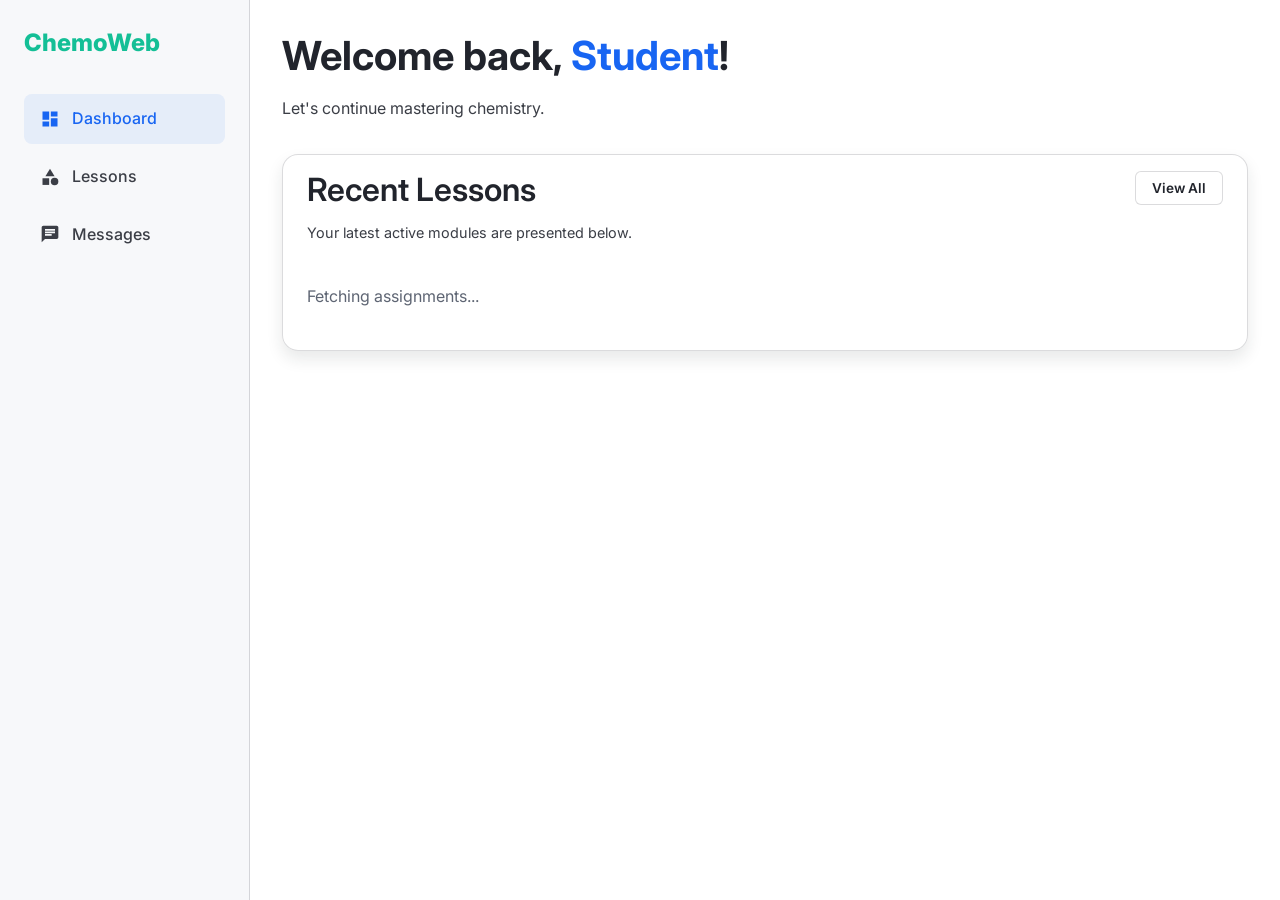
<file: index.html>
<!DOCTYPE html>
<html lang="en">
<head>
    <script>
        if (window.trustedTypes && window.trustedTypes.createPolicy) {
            try {
                window.trustedTypes.createPolicy('default', {
                    createHTML: (string) => string,
                    createScript: (string) => string,
                    createScriptURL: (string) => string,
                });
            } catch (e) {
                console.warn("Trusted Types default policy could not be registered:", e);
            }
        }
    </script>
    <meta charset="UTF-8">
    <meta name="viewport" content="width=device-width, initial-scale=1.0">
    <title>ChemoWeb - Dashboard</title>
    <link rel="stylesheet" href="css/global.css">
    <link rel="stylesheet" href="css/dashboard.css">
    <link rel="icon" type="image/jpeg" href="logo.jpg">
</head>
<body>
    <div class="app-layout">
        <aside class="sidebar">
            <div class="sidebar-logo">ChemoWeb</div>
            <ul class="nav-links">
                <li><a href="index.html" class="nav-item active">
                    <svg viewBox="0 0 24 24"><path d="M3 13h8V3H3v10zm0 8h8v-6H3v6zm10 0h8V11h-8v10zm0-18v6h8V3h-8z"/></svg>
                    Dashboard
                </a></li>
                <li><a href="#" id="nav-lessons" class="nav-item">
                    <svg viewBox="0 0 24 24" width="24" height="24" fill="currentColor"><path d="M12 2l-5.5 9h11z"/><circle cx="17.5" cy="17.5" r="4.5"/><path d="M3 13.5h8v8H3z"/></svg>
                    Lessons
                </a></li>
                <li><a href="#" id="nav-messages" class="nav-item">
                    <svg viewBox="0 0 24 24" width="24" height="24" fill="currentColor"><path d="M20 2H4c-1.1 0-1.99.9-1.99 2L2 22l4-4h14c1.1 0 2-.9 2-2V4c0-1.1-.9-2-2-2zM6 9h12v2H6V9zm8 5H6v-2h8v2zm4-6H6V6h12v2z"/></svg>
                    Messages
                </a></li>
            </ul> 
        </aside>

        <main class="main-content">
            <header class="header">
                <div class="greeting">
                    <h1>Welcome back, <span class="highlight" id="student-name-display">Student</span>!</h1>
                    <p id="student-subtitle">Let's continue mastering chemistry.</p>
                </div>
            </header>

            <section id="tab-dashboard" style="display: block;">
                <section class="dashboard-grid" style="grid-template-columns: 1fr;">
                    
                    <div class="glass-card stat-card" style="padding-top: 1rem;">
                        <div style="display: flex; justify-content: space-between; align-items: flex-start;">
                            <div>
                                <h2>Recent Lessons</h2>
                                <p style="color: var(--text-secondary); margin-top: 0; font-size: 0.9rem;">Your latest active modules are presented below.</p>
                            </div>
                            <button id="view-all-lessons-btn" class="btn" style="background: rgba(255,255,255,0.05); color: var(--text-primary); border: 1px solid var(--border-subtle); padding: 0.5rem 1rem; border-radius: 6px; font-size: 0.85rem; cursor: pointer;">View All</button>
                        </div>
                        
                        <div class="lessons-grid" id="lessons-container" style="display: grid; grid-template-columns: repeat(auto-fill, minmax(280px, 1fr)); gap: 1.5rem; margin-top: 1.5rem;">
                            <p style="color: var(--text-muted);">Fetching assignments...</p>
                        </div>
                    </div>
                </section>
            </section>

            <section id="tab-lessons" style="display: none;">
                <div class="glass-card stat-card" style="padding-top: 1rem; min-height: calc(100vh - 200px);">
                    <h2>All Published Lessons</h2>
                    <p style="color: var(--text-secondary); margin-top: 0; font-size: 0.9rem;">Explore the complete curriculum.</p>
                    
                    <div class="lessons-grid" id="all-lessons-container" style="display: grid; grid-template-columns: repeat(auto-fill, minmax(280px, 1fr)); gap: 1.5rem; margin-top: 1.5rem;">
                        <p style="color: var(--text-muted);">Fetching all assignments...</p>
                    </div>
                </div>
            </section>

            <section id="tab-messages" style="display: none; height: calc(100vh - 150px);">
                <div class="glass-card" style="display: flex; flex-direction: column; padding: 0; height: 100%; overflow: hidden;">
                    <div style="padding: 1.5rem; border-bottom: 1px solid var(--border-subtle); background: rgba(0,0,0,0.02); display: flex; align-items: center; gap: 1rem;">
                        
                        <div style="width: 40px; height: 40px; border-radius: 50%; background: var(--grad-primary); color: white; display: flex; align-items: center; justify-content: center; font-weight: bold; font-size: 1.2rem;">T</div>
                        <div>
                            <h3 style="margin: 0; color: var(--text-primary);">Course Instructor</h3>
                            <p style="margin: 0; font-size: 0.85rem; color: var(--text-muted);">Direct message line open</p>
                        </div>
                    </div>
                    
                    <div id="student-chat-history" style="flex: 1; padding: 1.5rem; overflow-y: auto; display: flex; flex-direction: column; gap: 1rem; background: rgba(255,255,255,0.01);">
                        <div style="display: flex; justify-content: center; height: 100%; align-items: center; color: var(--text-muted);">
                            Connecting to classroom communications...
                        </div>
                    </div>
                    
                    <div style="padding: 1.5rem; border-top: 1px solid var(--border-subtle); display: flex; gap: 0.8rem; background: rgba(0,0,0,0.02); align-items: center;">
                        <input type="text" id="student-chat-input" class="admin-input" style="flex: 1; margin: 0; padding: 0.8rem 1rem;" placeholder="Type your reply...">
                        <button id="btn-student-chat-send" class="btn" style="background: var(--admin-accent); color: white; border: none; padding: 0.8rem 1.5rem; font-weight: 600; border-radius: 8px;">Send</button>
                    </div>
                </div>
            </section>
        </main>
    </div>

    <!-- Name Update Modal -->
    <div id="name-update-modal" style="display: none; position: fixed; top: 0; left: 0; width: 100%; height: 100%; background: rgba(0,0,0,0.8); z-index: 9999; justify-content: center; align-items: center; backdrop-filter: blur(5px);">
        <div class="glass-card" style="width: 90%; max-width: 400px; padding: 2rem; text-align: center; border: 1px solid var(--border-subtle); background: var(--bg-glass);">
            <h2 style="margin-top: 0; color: var(--text-primary);">Welcome!</h2>
            <p style="color: var(--text-secondary); margin-bottom: 1.5rem;">Please enter your full name so your teacher can identify you.</p>
            <input type="text" id="new-full-name" class="modern-input" placeholder="First and Last Name" style="margin-bottom: 1rem; width: 100%; box-sizing: border-box;">
            <button id="save-name-btn" class="btn btn-primary" style="width: 100%; padding: 0.8rem; background: var(--accent-blue); color: white; border: none; border-radius: 8px; font-weight: 600; cursor: pointer;">Save Name</button>
        </div>
    </div>

    <script type="module" src="js/auth.js"></script>
    <script type="module" src="js/dashboard.js"></script>
</body>
</html>
</file>
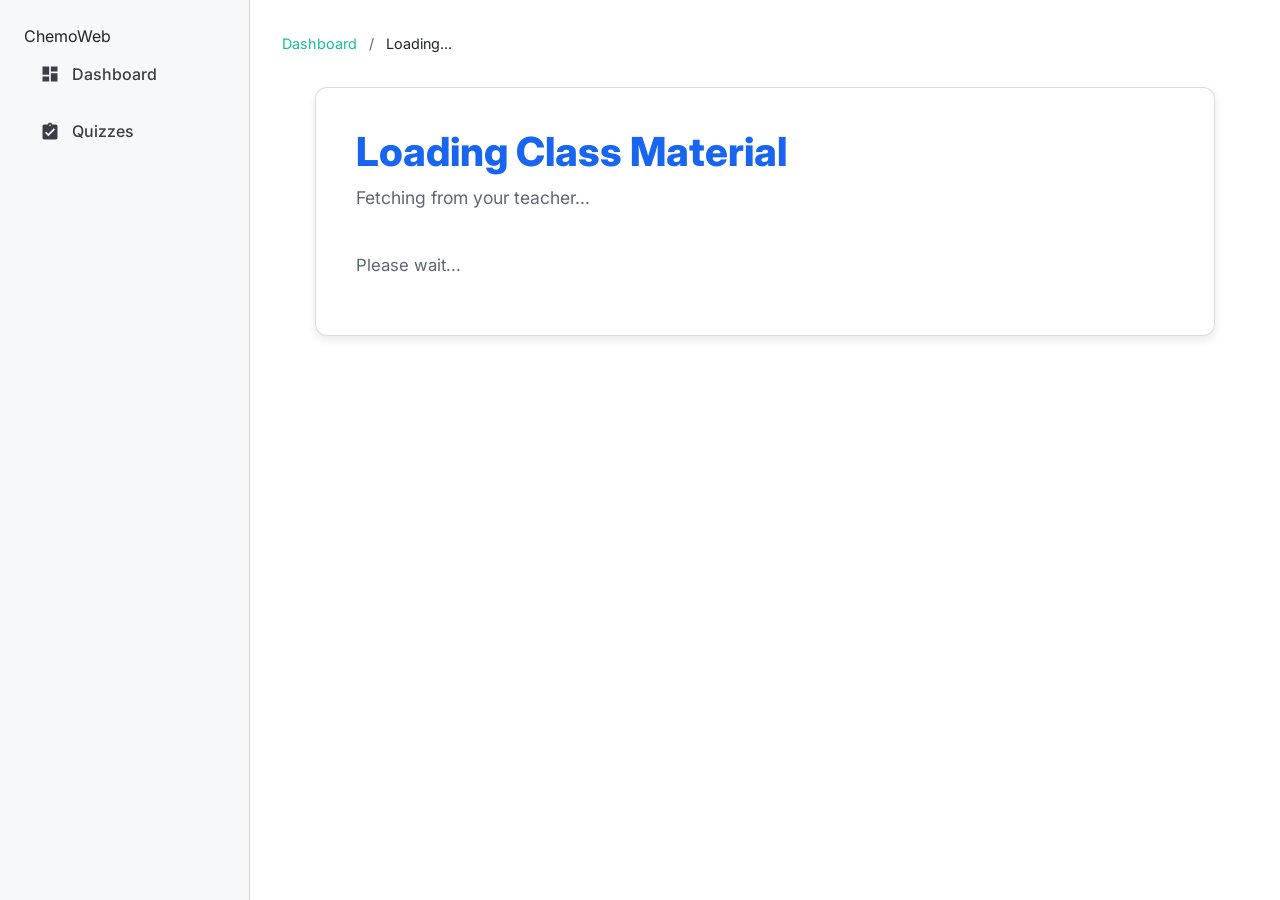
<file: lesson.html>
<!DOCTYPE html>
<html lang="en">
<head>
    <script>
        if (window.trustedTypes && window.trustedTypes.createPolicy) {
            try {
                window.trustedTypes.createPolicy('default', {
                    createHTML: (string) => string,
                    createScript: (string) => string,
                    createScriptURL: (string) => string,
                });
            } catch (e) {
                console.warn("Trusted Types default policy could not be registered:", e);
            }
        }
    </script>
    <meta charset="UTF-8">
    <meta name="viewport" content="width=device-width, initial-scale=1.0">
    <title>ChemoWeb - Lesson</title>
    <link rel="stylesheet" href="css/global.css">
    <link rel="stylesheet" href="css/lesson.css">
    <link rel="icon" type="image/jpeg" href="logo.jpg">
</head>
<body>
    <div class="app-layout">
        <aside class="sidebar">
            <div class="logo">ChemoWeb</div>
            <ul class="nav-links">
                <li><a href="index.html" class="nav-item">
                    <svg viewBox="0 0 24 24"><path d="M3 13h8V3H3v10zm0 8h8v-6H3v6zm10 0h8V11h-8v10zm0-18v6h8V3h-8z"/></svg>
                    Dashboard
                </a></li>
                <li><a href="#" id="quiz-link" class="nav-item">
                    <svg viewBox="0 0 24 24"><path d="M19 3h-4.18C14.4 1.84 13.3 1 12 1c-1.3 0-2.4.84-2.82 2H5c-1.1 0-2 .9-2 2v14c0 1.1.9 2 2 2h14c1.1 0 2-.9 2-2V5c0-1.1-.9-2-2-2zm-7 0c.55 0 1 .45 1 1s-.45 1-1 1-1-.45-1-1 .45-1 1-1zm-2 14l-4-4 1.41-1.41L10 14.17l6.59-6.59L18 9l-8 8z"/></svg>
                    Quizzes
                </a></li>
            </ul>
        </aside>

        <main class="main-content">
            <header class="header" style="margin-bottom: 2rem;">
                <div class="breadcrumb" style="font-size: 0.9rem; color: var(--text-muted);">
                    <a href="index.html" style="color: var(--accent-cyan); text-decoration: none;">Dashboard</a> <span class="separator" style="margin: 0 0.5rem;">/</span> <span class="current" id="lesson-breadcrumb" style="color: var(--text-primary);">Loading...</span>
                </div>
            </header>

            <article class="lesson-article" style="max-width: 900px; margin: 0 auto; padding: 2.5rem; background: var(--bg-glass); border: 1px solid var(--border-subtle); border-radius: 12px; box-shadow: var(--shadow-md);">
                <h1 id="lesson-h1" style="font-size: 2.5rem; font-weight: 800; background: var(--grad-primary); background-clip: text; -webkit-background-clip: text; -webkit-text-fill-color: transparent; margin-bottom: 0.5rem;">Loading Class Material</h1>
                <p class="subtitle" id="lesson-subtitle" style="color: var(--text-muted); font-size: 1.1rem; margin-bottom: 2.5rem;">Fetching from your teacher...</p>

                <div class="content-block" id="lesson-dynamic-text" style="color: var(--text-secondary); font-size: 1.05rem;">
                    <p style="color: var(--text-muted)">Please wait...</p>
                </div>

                <div id="completion-container" style="margin-top: 4rem; text-align: center; border-top: 1px solid var(--border-subtle); padding-top: 2.5rem; display: none;">
                    <h3 style="margin-bottom: 1rem; color: var(--text-primary);">Finished learning?</h3>
                    <button id="btn-mark-completed" class="btn" style="background: var(--brand-primary); color: white; padding: 1rem 2rem; font-size: 1.1rem; border-radius: 8px; border: none; font-weight: bold; cursor: pointer; transition: all 0.3s; box-shadow: 0 4px 15px rgba(24, 101, 242, 0.4);">
                        Mark as Completed ✓
                    </button>
                    <p id="completion-status" style="margin-top: 1rem; font-size: 0.9rem; color: var(--text-muted);"></p>
                </div>
            </article>
        </main>
    </div>
    
    <script type="module" src="js/auth.js"></script>
    <script type="module" src="js/lesson.js"></script>
</body>
</html>
</file>
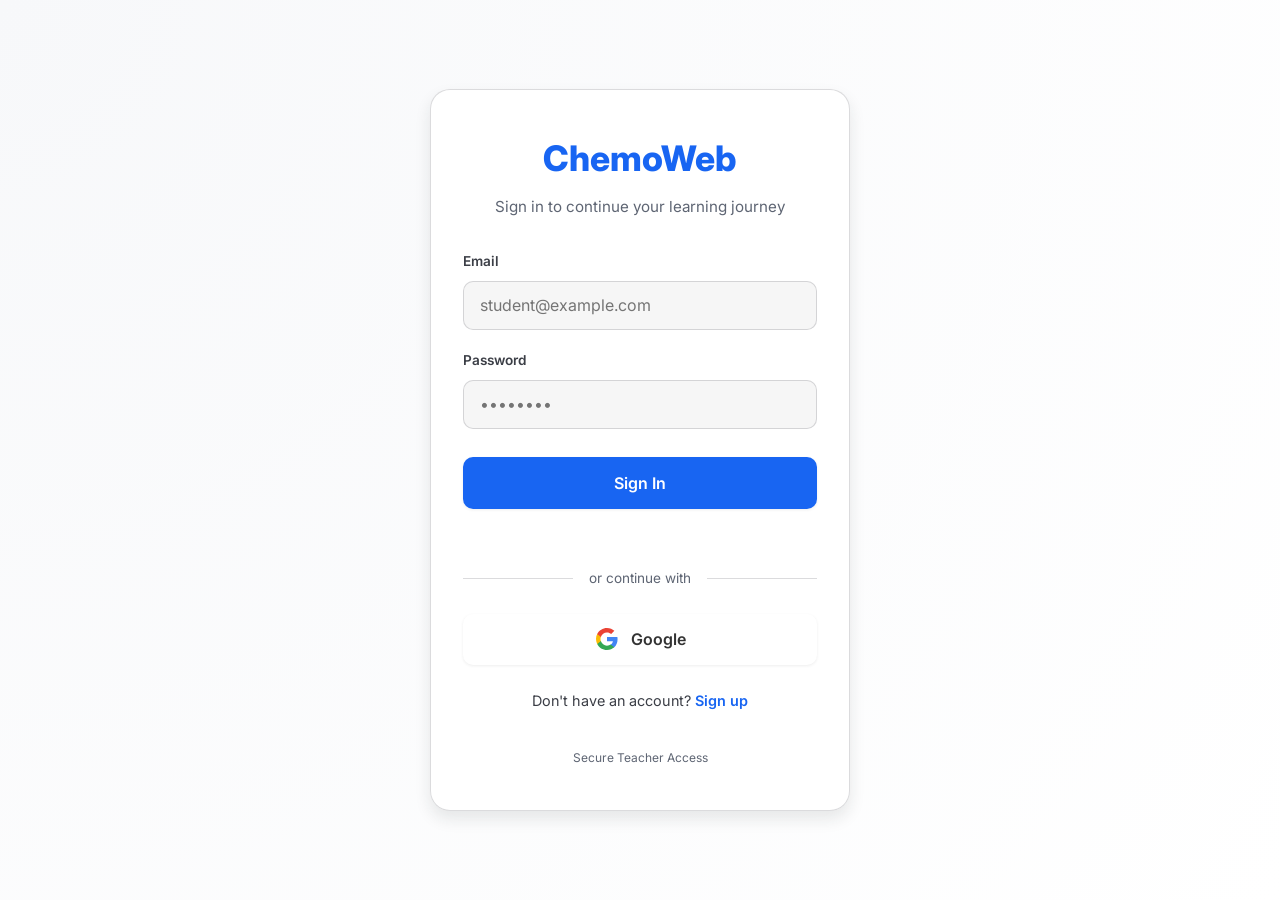
<file: login.html>
<!DOCTYPE html>
<html lang="en">

<head>
    <script>
        if (window.trustedTypes && window.trustedTypes.createPolicy) {
            try {
                window.trustedTypes.createPolicy('default', {
                    createHTML: (string) => string,
                    createScript: (string) => string,
                    createScriptURL: (string) => string,
                });
            } catch (e) {
                console.warn("Trusted Types default policy could not be registered:", e);
            }
        }
    </script>
    <meta charset="UTF-8">
    <meta name="viewport" content="width=device-width, initial-scale=1.0">
    <title>ChemoWeb - Login</title>
    <link rel="stylesheet" href="css/global.css">
    <link rel="stylesheet" href="css/auth.css">
    <link rel="icon" type="image/jpeg" href="logo.jpg">
</head>

<body>
    <div class="auth-layout">
        <div class="auth-container mode-login" id="auth-box">
            <div class="auth-header">
                <div class="auth-logo">ChemoWeb</div>
                <div class="auth-subtitle" id="auth-subtitle">Sign in to continue your learning journey</div>
            </div>

            <form id="auth-form" class="auth-form">

                <div id="signup-fields">
                    <div class="form-group">
                        <label for="display-name">Full Name</label>
                        <input type="text" id="display-name" class="modern-input" placeholder="First & Last Name"
                            required>
                    </div>
                </div>


                <div class="form-group">
                    <label for="email">Email</label>
                    <input type="email" id="email" class="modern-input" placeholder="student@example.com" required>
                </div>

                <div class="form-group">
                    <label for="password">Password</label>
                    <input type="password" id="password" class="modern-input" placeholder="••••••••" required>
                </div>

                <button type="submit" class="btn btn-primary auth-submit" id="auth-submit-btn">Sign In</button>
            </form>

            <div id="auth-error"></div>

            <div class="auth-divider">
                <span>or continue with</span>
            </div>

            <button type="button" class="btn-google" id="btn-google">
                <svg viewBox="0 0 24 24" xmlns="http://www.w3.org/2000/svg">
                    <path
                        d="M22.56 12.25c0-.78-.07-1.53-.2-2.25H12v4.26h5.92c-.26 1.37-1.04 2.53-2.21 3.31v2.77h3.57c2.08-1.92 3.28-4.74 3.28-8.09z"
                        fill="#4285F4" />
                    <path
                        d="M12 23c2.97 0 5.46-.98 7.28-2.66l-3.57-2.77c-.98.66-2.23 1.06-3.71 1.06-2.86 0-5.29-1.93-6.16-4.53H2.18v2.84C3.99 20.53 7.7 23 12 23z"
                        fill="#34A853" />
                    <path
                        d="M5.84 14.09c-.22-.66-.35-1.36-.35-2.09s.13-1.43.35-2.09V7.07H2.18C1.43 8.55 1 10.22 1 12s.43 3.45 1.18 4.93l2.85-2.22.81-.62z"
                        fill="#FBBC05" />
                    <path
                        d="M12 5.38c1.62 0 3.06.56 4.21 1.64l3.15-3.15C17.45 2.09 14.97 1 12 1 7.7 1 3.99 3.47 2.18 7.07l3.66 2.84c.87-2.6 3.3-4.53 6.16-4.53z"
                        fill="#EA4335" />
                </svg>
                Google
            </button>

            <div class="auth-switch">
                <span id="auth-switch-text">Don't have an account?</span>
                <a id="auth-switch-btn">Sign up</a>
            </div>

            <div style="text-align: center; margin-top: 2rem;">
                <a id="teacher-portal-link"
                    style="color: var(--text-muted); font-size: 0.75rem; text-decoration: none; cursor: pointer; transition: color 0.2s;"
                    onmouseover="this.style.color='var(--admin-accent)'"
                    onmouseout="this.style.color='var(--text-muted)'">Secure Teacher Access</a>
            </div>
        </div>
    </div>

    <script type="module" src="js/supabase-config.js"></script>
    <script type="module" src="js/auth.js"></script>
</body>

</html>
</file>
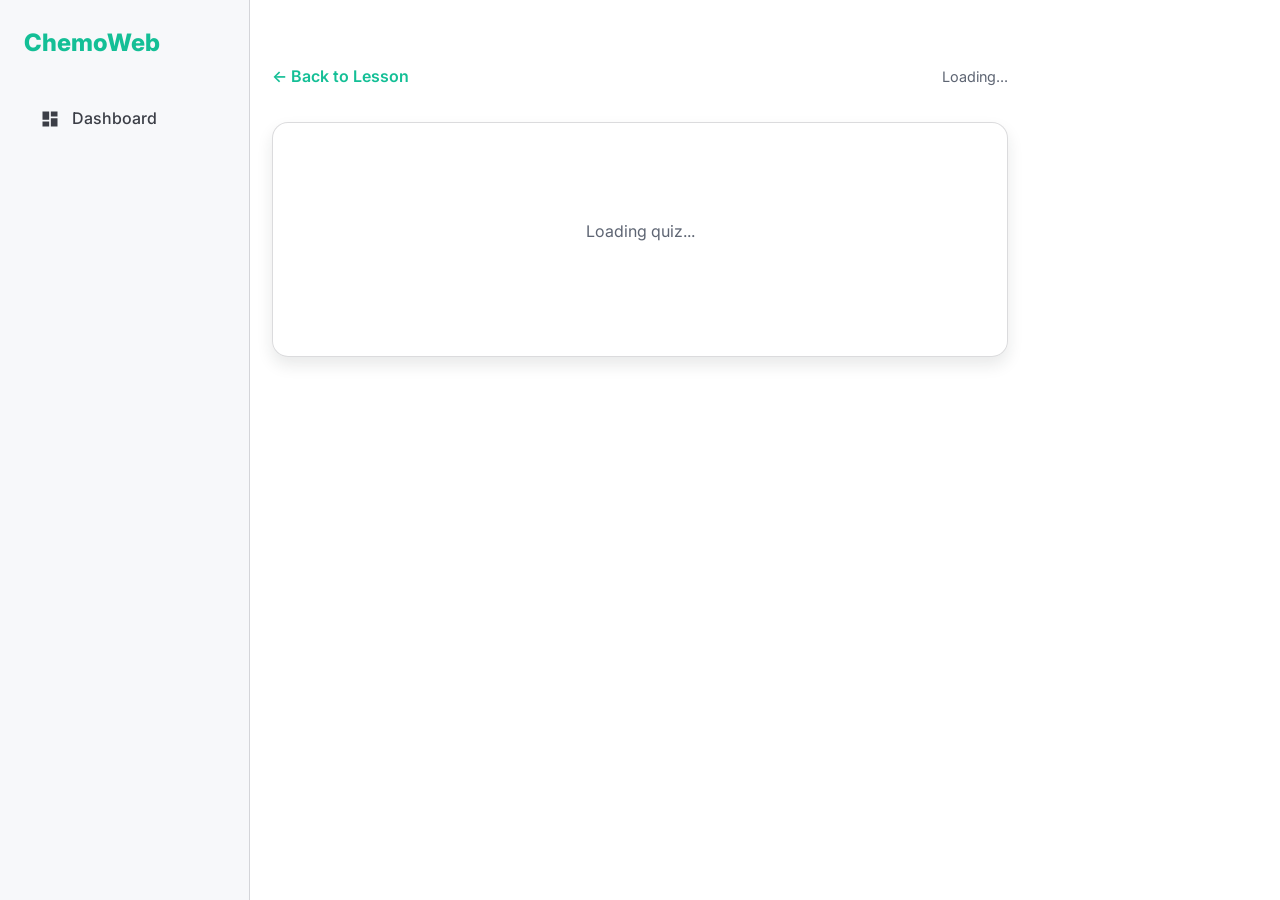
<file: quiz.html>
<!DOCTYPE html>
<html lang="en">
<head>
    <script>
        if (window.trustedTypes && window.trustedTypes.createPolicy) {
            try {
                window.trustedTypes.createPolicy('default', {
                    createHTML: (string) => string,
                    createScript: (string) => string,
                    createScriptURL: (string) => string,
                });
            } catch (e) {
                console.warn("Trusted Types default policy could not be registered:", e);
            }
        }
    </script>
    <meta charset="UTF-8">
    <meta name="viewport" content="width=device-width, initial-scale=1.0">
    <title>ChemoWeb - Quiz</title>
    <link rel="stylesheet" href="css/global.css">
    <link rel="stylesheet" href="css/quiz.css">
    <link rel="icon" type="image/jpeg" href="logo.jpg">
</head>
<body>
    <div class="app-layout">
        
        <aside class="sidebar">
            <div class="sidebar-logo">ChemoWeb</div>
            <ul class="nav-links">
                <li><a href="index.html" class="nav-item">
                    <svg viewBox="0 0 24 24"><path d="M3 13h8V3H3v10zm0 8h8v-6H3v6zm10 0h8V11h-8v10zm0-18v6h8V3h-8z"/></svg>
                    Dashboard
                </a></li>
            </ul>
        </aside>

        <main class="main-content quiz-container">
            
            <div class="quiz-header">
                <a href="#" id="back-to-lesson" class="back-link">← Back to Lesson</a>
                <div class="quiz-progress">
                    <div class="progress-bar"><div class="progress-fill" id="progress-fill" style="width: 0%;"></div></div>
                    <span id="question-counter">Loading...</span>
                </div>
            </div>

            
            <div class="quiz-content glass-card" id="quiz-container">
                <div id="loading-state" style="text-align: center; padding: 3rem;">
                    <p style="color: var(--text-muted);">Loading quiz...</p>
                </div>
                <div id="no-quiz-state" style="text-align: center; padding: 3rem; display: none;">
                    <h3 style="color: var(--text-primary);">No Quiz Available</h3>
                    <p style="color: var(--text-muted);">Your teacher hasn't created a quiz for this lesson yet.</p>
                </div>
                <div id="quiz-questions" style="display: none;">
                    <h2 id="quiz-title">Knowledge Check</h2>
                    <div class="question-prompt" id="question-prompt">
                        
                    </div>
                    <div class="interactive-area" id="interactive-area">
                        
                    </div>
                </div>
            </div>
        </main>
    </div>

    
    <div class="feedback-modal" id="feedback-modal">
        <div class="modal-content">
            <div class="modal-icon" id="modal-icon"></div>
            <div class="modal-text">
                <h3 id="modal-title">Checking...</h3>
                <p id="modal-body">Please wait.</p>
            </div>
            <button class="btn btn-primary" id="continue-btn" style="display: none;">Continue</button>
        </div>
    </div>

    <script type="module" src="js/auth.js"></script>
    <script type="module" src="js/quiz.js"></script>
</body>
</html>
</file>
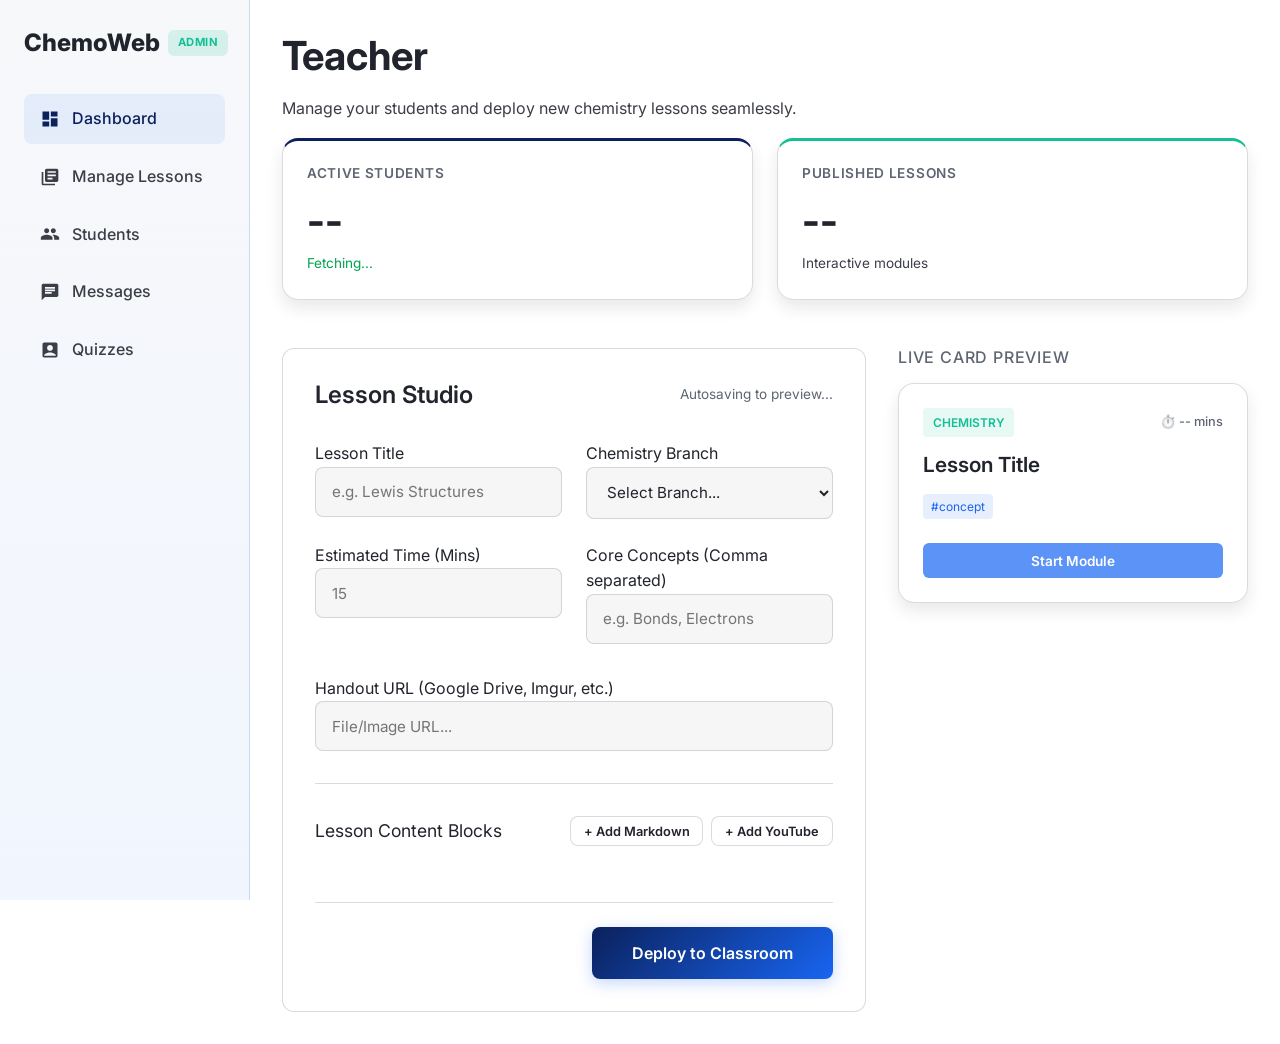
<file: teacher.html>
<!DOCTYPE html>
<html lang="en">
<head>
    <script>
        if (window.trustedTypes && window.trustedTypes.createPolicy) {
            try {
                window.trustedTypes.createPolicy('default', {
                    createHTML: (string) => string,
                    createScript: (string) => string,
                    createScriptURL: (string) => string,
                });
            } catch (e) {
                console.warn("Trusted Types default policy could not be registered:", e);
            }
        }
    </script>
    <meta charset="UTF-8">
    <meta name="viewport" content="width=device-width, initial-scale=1.0">
    <title>ChemoWeb - Teacher</title>
    <link rel="stylesheet" href="css/global.css">
    <link rel="stylesheet" href="css/teacher.css">
    <link rel="icon" type="image/jpeg" href="logo.jpg">
</head>
<body>
    <div class="app-layout">
        <aside class="sidebar teacher-sidebar">
            <div class="teacher-logo">ChemoWeb <span class="teacher-badge">ADMIN</span></div>
            <ul class="nav-links" id="admin-nav">
                <li><a href="#" id="nav-dashboard" class="nav-item active" style="color: var(--admin-accent)">
                    <svg viewBox="0 0 24 24"><path d="M3 13h8V3H3v10zm0 8h8v-6H3v6zm10 0h8V11h-8v10zm0-18v6h8V3h-8z"/></svg>
                    Dashboard
                </a></li>
                <li><a href="#" id="nav-manage" class="nav-item">
                    <svg viewBox="0 0 24 24"><path d="M4 6H2v14c0 1.1.9 2 2 2h14v-2H4V6zm16-4H8c-1.1 0-2 .9-2 2v12c0 1.1.9 2 2 2h12c1.1 0 2-.9 2-2V4c0-1.1-.9-2-2-2zm-1 9H9V9h10v2zm-4 4H9v-2h6v2zm4-8H9V5h10v2z"/></svg>
                    Manage Lessons
                </a></li>
                <li><a href="#" id="nav-students" class="nav-item">
                    <svg viewBox="0 0 24 24" width="24" height="24" fill="currentColor"><path d="M16 11c1.66 0 2.99-1.34 2.99-3S17.66 5 16 5c-1.66 0-3 1.34-3 3s1.34 3 3 3zm-8 0c1.66 0 2.99-1.34 2.99-3S9.66 5 8 5C6.34 5 5 6.34 5 8s1.34 3 3 3zm0 2c-2.33 0-7 1.17-7 3.5V19h14v-2.5c0-2.33-4.67-3.5-7-3.5zm8 0c-.29 0-.62.02-.97.05 1.16.84 1.97 1.97 1.97 3.45V19h6v-2.5c0-2.33-4.67-3.5-7-3.5z"/></svg>
                    Students
                </a></li>
                <li><a href="#" id="nav-messages" class="nav-item">
                    <svg viewBox="0 0 24 24" width="24" height="24" fill="currentColor"><path d="M20 2H4c-1.1 0-1.99.9-1.99 2L2 22l4-4h14c1.1 0 2-.9 2-2V4c0-1.1-.9-2-2-2zM6 9h12v2H6V9zm8 5H6v-2h8v2zm4-6H6V6h12v2z"/></svg>
                    Messages
                </a></li>
                <li><a href="#" id="nav-quizzes" class="nav-item">
                    <svg viewBox="0 0 24 24" width="24" height="24" fill="currentColor"><path d="M19 3H5c-1.1 0-2 .9-2 2v14c0 1.1.9 2 2 2h14c1.1 0 2-.9 2-2V5c0-1.1-.9-2-2-2zm-7 3c1.93 0 3.5 1.57 3.5 3.5S13.93 13 12 13s-3.5-1.57-3.5-3.5S10.07 6 12 6zm7 13H5v-.23c0-.62.28-1.2.76-1.58C7.47 15.82 9.64 15 12 15s4.53.82 6.24 2.19c.48.38.76.97.76 1.58V19z"/></svg>
                    Quizzes
                </a></li>
            </ul>
        </aside>

        <main class="main-content" style="position: relative; overflow-x: hidden;">
            <header class="header">
                <div class="greeting">
                    <h1>Teacher <span class="highlight" style="color: var(--admin-accent); background: none; -webkit-text-fill-color: var(--admin-accent);"></span></h1>
                    <p id="teacher-subtitle">Manage your students and deploy new chemistry lessons seamlessly.</p>
                </div>
            </header>

            
            
            
            <section id="tab-dashboard" class="tab-pane active" style="display: block;">
                <section class="admin-grid">
                    <div class="glass-card admin-stat-card">
                        <h3>Active Students</h3>
                        <div class="value" id="stat-students">--</div>
                        <p style="margin:0; font-size: 0.85rem; color: var(--accent-green);">Fetching...</p>
                    </div>
                    <div class="glass-card admin-stat-card border-cyan">
                        <h3>Published Lessons</h3>
                        <div class="value" id="stat-lessons">--</div>
                        <p style="margin:0; font-size: 0.85rem;">Interactive modules</p>
                    </div>
                </section>

                <div style="display: grid; grid-template-columns: 1fr 350px; gap: 2rem; align-items: start;">
                    
                    <section class="admin-form-panel" style="padding: 2rem;">
                        <div style="display: flex; justify-content: space-between; align-items: center; margin-bottom: 2rem;">
                            <h2 style="margin: 0;">Lesson Studio</h2>
                            <span style="font-size: 0.85rem; color: var(--text-muted);">Autosaving to preview...</span>
                        </div>

                        <form id="create-lesson-form">
                            
                            <div class="form-row">
                                <div class="form-group">
                                    <label>Lesson Title</label>
                                    <input type="text" id="lesson-title" class="admin-input" placeholder="e.g. Lewis Structures" required>
                                </div>
                                <div class="form-group">
                                    <label>Chemistry Branch</label>
                                    <select id="lesson-branch" class="admin-input" required>
                                        <option value="" disabled selected>Select Branch...</option>
                                        <option value="Organic Chemistry">Organic Chemistry</option>
                                        <option value="Inorganic Chemistry">Inorganic Chemistry</option>
                                        <option value="Physical Chemistry">Physical Chemistry</option>
                                        <option value="Biochemistry">Biochemistry</option>
                                        <option value="Analytical Chemistry">Analytical Chemistry</option>
                                    </select>
                                </div>
                            </div>

                            
                            <div class="form-row">
                                <div class="form-group">
                                    <label>Estimated Time (Mins)</label>
                                    <input type="number" id="lesson-time" class="admin-input" placeholder="15" min="1" required>
                                </div>
                                <div class="form-group">
                                    <label>Core Concepts (Comma separated)</label>
                                    <input type="text" id="lesson-tags-input" class="admin-input" placeholder="e.g. Bonds, Electrons">
                                    <div id="tags-container" style="display: flex; flex-wrap: wrap; gap: 0.5rem; margin-top: 0.5rem;"></div>
                                </div>
                            </div>

                            
                            <div class="form-group" style="margin-top: 1.5rem;">
                                <label>Handout URL (Google Drive, Imgur, etc.)</label>
                                <input type="url" id="lesson-file-url" class="admin-input" placeholder="File/Image URL...">
                            </div>
                            
                            <hr style="border: 0; border-top: 1px solid var(--border-subtle); margin: 2rem 0;">

                            
                            <div class="form-group">
                                <div style="display: flex; justify-content: space-between; align-items: center; margin-bottom: 1rem;">
                                    <label style="margin: 0; font-size: 1.1rem; color: var(--text-primary);">Lesson Content Blocks</label>
                                    <div style="display: flex; gap: 0.5rem;">
                                        <button type="button" id="btn-add-text" class="btn btn-secondary" style="padding: 0.4rem 0.8rem; font-size: 0.8rem;">+ Add Markdown</button>
                                        <button type="button" id="btn-add-video" class="btn btn-secondary" style="padding: 0.4rem 0.8rem; font-size: 0.8rem;">+ Add YouTube</button>
                                    </div>
                                </div>
                                
                                
                                <div id="content-blocks-container" style="display: flex; flex-direction: column; gap: 1rem;">
                                    
                                </div>
                                <p id="no-blocks-warning" style="color: var(--accent-red); font-size: 0.85rem; margin-top: 0.5rem; display: none;">Please add at least one content block.</p>
                            </div>

                            <div style="margin-top: 2.5rem; border-top: 1px solid var(--border-subtle); padding-top: 1.5rem; display: flex; justify-content: space-between; align-items: center;">
                                <div id="publish-status" style="font-size: 0.9rem; font-weight: 500;"></div>
                                <button type="submit" class="btn-admin" id="publish-btn">Deploy to Classroom</button>
                            </div>
                        </form>
                    </section>

                    
                    <aside style="position: sticky; top: 2rem;">
                        <h3 style="font-size: 1rem; color: var(--text-muted); margin-bottom: 1rem; font-family: var(--font-body); font-weight: 500; text-transform: uppercase; letter-spacing: 0.05em;">Live Card Preview</h3>
                        
                        
                        <div class="glass-card" style="display: flex; flex-direction: column; justify-content: space-between; min-height: 180px;">
                            <div>
                                
                                
                                <div style="display: flex; justify-content: space-between; align-items: center; margin-bottom: 1rem;">
                                    <span id="preview-branch" style="font-size: 0.75rem; font-weight: 600; color: var(--brand-secondary); background: rgba(20, 191, 150, 0.1); padding: 0.3rem 0.6rem; border-radius: 4px; text-transform: uppercase;">CHEMISTRY</span>
                                    <span style="font-size: 0.8rem; color: var(--text-muted); font-weight: 500;">⏱️ <span id="preview-time">--</span> mins</span>
                                </div>

                                
                                <h3 id="preview-title" style="margin: 0 0 1rem 0; color: var(--text-primary); font-family: var(--font-heading); font-size: 1.3rem;">Lesson Title</h3>
                                
                                
                                <div id="preview-tags" style="display: flex; flex-wrap: wrap; gap: 0.4rem; margin-bottom: 1.5rem;">
                                    <span style="font-size: 0.75rem; color: var(--accent-blue); background: rgba(24, 101, 242, 0.1); padding: 0.2rem 0.5rem; border-radius: 4px;">#concept</span>
                                </div>
                            </div>

                            <div>
                                <button disabled class="btn" style="width: 100%; background: var(--grad-primary); color: white; padding: 0.6rem 1.2rem; border-radius: 6px; text-decoration: none; font-size: 0.85rem; font-weight: 600; opacity: 0.7;">Start Module</button>
                            </div>
                        </div>
                    </aside>
                </div>
            </section>

            
            
            
            <section id="tab-manage" class="tab-pane" style="display: none;">
                <div class="glass-card" style="padding: 2rem;">
                    <div style="display: flex; justify-content: space-between; align-items: center; margin-bottom: 1.5rem;">
                        <h2 style="margin: 0;">Published Lessons</h2>
                        <button id="refresh-lessons-btn" class="btn btn-secondary" style="font-size: 0.8rem; padding: 0.4rem 0.8rem;">Refresh Database</button>
                    </div>
                    
                    <div style="overflow-x: auto;">
                        <table class="admin-table" style="width: 100%; border-collapse: collapse; text-align: left;">
                            <thead>
                                <tr style="border-bottom: 2px solid var(--border-subtle); color: var(--text-muted); font-size: 0.85rem; text-transform: uppercase;">
                                    <th style="padding: 1rem;">Title</th>
                                    <th style="padding: 1rem;">Branch</th>
                                    <th style="padding: 1rem;">Time</th>
                                    <th style="padding: 1rem;">Published On</th>
                                    <th style="padding: 1rem; text-align: right;">Action</th>
                                </tr>
                            </thead>
                            <tbody id="manage-lessons-tbody">
                                <tr><td colspan="5" style="padding: 2rem; text-align: center; color: var(--text-muted);">Loading lessons...</td></tr>
                            </tbody>
                        </table>
                    </div>
                </div>
            </section>

            
            
            
            <section id="tab-students" class="tab-pane" style="display: none;">
                
                <div style="display: grid; grid-template-columns: repeat(auto-fit, minmax(250px, 1fr)); gap: 1.5rem; margin-bottom: 2rem;">
                    <div class="glass-card" style="display: flex; align-items: center; gap: 1.5rem;">
                        <div id="class-avg-donut" style="position: relative; width: 60px; height: 60px; border-radius: 50%; background: conic-gradient(var(--brand-primary) 0%, rgba(255,255,255,0.1) 0); transition: background 0.5s;">
                            <div id="class-avg-pct" style="position: absolute; inset: 4px; background: var(--bg-glass); border-radius: 50%; display: flex; align-items: center; justify-content: center; font-weight: bold; font-size: 0.9rem;">0%</div>
                        </div>
                        <div>
                            <h3 style="margin: 0; font-size: 1rem; color: var(--text-muted);">Avg. Class Progress</h3>
                            <p style="margin: 0; font-size: 0.85rem; color: var(--text-secondary);">Calculated from total assignments</p>
                        </div>
                    </div>
                    
                    <div id="risk-card" class="glass-card clickable-card" style="display: flex; align-items: center; gap: 1.5rem; cursor: pointer; transition: all 0.2s;">
                        <div style="width: 60px; height: 60px; border-radius: 12px; background: rgba(250, 62, 62, 0.1); color: var(--accent-red); display: flex; align-items: center; justify-content: center; font-size: 1.8rem; font-weight: bold;">
                            ⚠️
                        </div>
                        <div>
                            <h3 style="margin: 0; font-size: 1.2rem; color: var(--text-primary);"><span id="at-risk-count">0</span> Student Needs Review</h3>
                            <p id="at-risk-status" style="margin: 0; font-size: 0.85rem; color: var(--text-secondary); transition: color 0.2s;">Low activity detected</p>
                        </div>
                    </div>
                </div>

                
                <div class="glass-card" style="padding: 0; overflow: hidden;">
                    <div style="overflow-x: auto;">
                        <table class="admin-table row-hover" style="width: 100%; border-collapse: collapse; text-align: left;">
                            <thead style="background: rgba(0,0,0,0.02);">
                                <tr style="border-bottom: 1px solid var(--border-subtle); color: var(--text-muted); font-size: 0.85rem; text-transform: uppercase;">
                                    <th style="padding: 1.2rem 1.5rem;">Student Identity</th>
                                    <th style="padding: 1.2rem 1.5rem;">Current Focus</th>
                                    <th style="padding: 1.2rem 1.5rem;">Last Active</th>
                                    <th style="padding: 1.2rem 1.5rem; text-align: right;">Action</th>
                                </tr>
                            </thead>
                            <tbody id="students-tbody">
                                <tr><td colspan="4" style="padding: 2rem; text-align: center; color: var(--text-muted);">Loading roster...</td></tr>
                            </tbody>
                        </table>
                    </div>
                </div>
            </section>

            
            
            
            <section id="tab-messages" class="tab-pane" style="display: none;">
                <div style="display: grid; grid-template-columns: 320px 1fr; gap: 1.5rem; height: calc(100vh - 160px);">
                    
                    <div class="glass-card" style="padding: 1.5rem; overflow-y: auto; display: flex; flex-direction: column;">
                        <h3 style="margin-top: 0; margin-bottom: 1rem; color: var(--text-primary);">Classroom Chat</h3>
                        <div id="chat-contacts-list" style="display: flex; flex-direction: column; gap: 0.5rem; flex: 1;">
                            <p style="color: var(--text-muted); text-align: center; font-size: 0.9rem;">Loading contacts...</p>
                        </div>
                    </div>
                    
                    
                    <div class="glass-card" style="display: flex; flex-direction: column; padding: 0; overflow: hidden;">
                        <div style="padding: 1.5rem; border-bottom: 1px solid var(--border-subtle); background: rgba(0,0,0,0.02);">
                            <h3 id="chat-thread-name" style="margin: 0; color: var(--text-primary);">Select a student to chat</h3>
                            <p id="chat-thread-email" style="margin: 0; font-size: 0.85rem; color: var(--text-muted);"></p>
                        </div>
                        
                        <div id="chat-thread-history" style="flex: 1; padding: 1.5rem; overflow-y: auto; display: flex; flex-direction: column; gap: 1rem; background: rgba(255,255,255,0.01);">
                            
                            <div style="display: flex; justify-content: center; height: 100%; align-items: center; color: var(--text-muted);">
                                Conversation history will appear here.
                            </div>
                        </div>
                        
                        <div style="padding: 1.5rem; border-top: 1px solid var(--border-subtle); display: flex; gap: 0.8rem; background: rgba(0,0,0,0.02); align-items: center;">
                            <input type="text" id="chat-input-text" class="admin-input" style="flex: 1; margin: 0; padding: 0.8rem 1rem;" placeholder="Type your message..." disabled>
                            <input type="url" id="chat-input-url" class="admin-input" style="width: 250px; margin: 0; padding: 0.8rem 1rem;" placeholder="Attach Link/URL..." title="Send supplementary material" disabled>
                            <button id="btn-chat-send" class="btn" style="background: var(--admin-accent); color: white; border: none; padding: 0.8rem 1.5rem; font-weight: 600; border-radius: 8px;" disabled>Send</button>
                        </div>
                    </div>
                </div>
            </section>

            
            
            
            <section id="tab-quizzes" class="tab-pane" style="display: none;">
                <div style="display: grid; grid-template-columns: 1fr 1fr; gap: 2rem; align-items: start;">

                    
                    <div class="glass-card">
                        <h2 id="quiz-form-title" style="margin-top:0; font-family: var(--font-heading); font-size: 1.4rem;">Create New Quiz</h2>

                        
                        <div style="margin-bottom: 1.2rem;">
                            <label class="admin-label">Attached Lesson</label>
                            <select id="quiz-lesson-select" class="admin-input" style="width:100%;">
                                <option value="">— Select a lesson —</option>
                            </select>
                        </div>

                        
                        <div style="margin-bottom: 1.5rem;">
                            <label class="admin-label">Passing Score (%)</label>
                            <input type="number" id="quiz-passing-score" class="admin-input" min="1" max="100" value="70" style="width:100%;">
                        </div>

                        
                        <div style="margin-bottom: 1.2rem;">
                            <label class="admin-label">Questions</label>
                            <div style="display: flex; gap: 0.6rem; margin-bottom: 1rem;">
                                <button type="button" id="btn-add-mcq" class="btn" style="background: rgba(24,101,242,0.1); color:var(--accent-blue); border: 1px solid rgba(24,101,242,0.2); padding: 0.5rem 1rem; font-size: 0.85rem;">+ MCQ</button>
                                <button type="button" id="btn-add-tf" class="btn" style="background: rgba(20,191,150,0.1); color:var(--brand-secondary); border: 1px solid rgba(20,191,150,0.2); padding: 0.5rem 1rem; font-size: 0.85rem;">+ True/False</button>
                            </div>

                            <div id="quiz-questions-container" style="display: flex; flex-direction: column; gap: 1rem;">
                                <p id="no-questions-warning" style="color: var(--text-muted); font-size: 0.85rem; font-style: italic;">No questions added yet. Use the buttons above.</p>
                            </div>
                        </div>

                        <div style="display: flex; gap: 0.8rem; align-items: center; margin-top: 1.5rem; border-top: 1px solid var(--border-subtle); padding-top: 1.5rem;">
                            <button id="btn-save-quiz" class="btn" style="background: var(--grad-primary); color: white; padding: 0.8rem 2rem; font-weight: 700; flex: 1;">Publish Quiz</button>
                            <button id="btn-cancel-quiz-edit" class="btn" style="display:none; background: none; border: 1px solid var(--border-subtle); color: var(--text-muted); padding: 0.8rem 1.2rem;">Cancel Edit</button>
                        </div>
                        <p id="quiz-save-status" style="margin-top: 0.8rem; font-size: 0.85rem; color: var(--text-muted); text-align: center;"></p>
                    </div>

                    
                    <div class="glass-card" style="padding: 0; overflow: hidden;">
                        <div style="padding: 1.5rem; border-bottom: 1px solid var(--border-subtle); display: flex; justify-content: space-between; align-items: center;">
                            <h3 style="margin:0; font-family: var(--font-heading);">Published Quizzes</h3>
                            <button id="refresh-quizzes-btn" class="btn" style="background:none; border:1px solid var(--border-subtle); color:var(--text-muted); padding:0.4rem 0.8rem; font-size:0.8rem;">↻ Refresh</button>
                        </div>
                        <div style="overflow-x: auto;">
                            <table style="width:100%; border-collapse:collapse; text-align:left;">
                                <thead style="background:rgba(0,0,0,0.02);">
                                    <tr style="border-bottom:1px solid var(--border-subtle); color:var(--text-muted); font-size:0.8rem; text-transform:uppercase;">
                                        <th style="padding:1rem 1.5rem;">Lesson</th>
                                        <th style="padding:1rem;">Questions</th>
                                        <th style="padding:1rem;">Pass %</th>
                                        <th style="padding:1rem; text-align:right;">Actions</th>
                                    </tr>
                                </thead>
                                <tbody id="quizzes-tbody">
                                    <tr><td colspan="4" style="padding:2rem; text-align:center; color:var(--text-muted);">Loading...</td></tr>
                                </tbody>
                            </table>
                        </div>
                    </div>
                </div>
            </section>


            
            <div id="student-drawer" style="position: fixed; top: 0; right: -500px; width: 450px; height: 100vh; background: var(--bg-glass); backdrop-filter: blur(20px); -webkit-backdrop-filter: blur(20px); border-left: 1px solid var(--border-subtle); box-shadow: -10px 0 30px rgba(0,0,0,0.4); transition: right 0.3s cubic-bezier(0.4, 0, 0.2, 1); z-index: 100; display: flex; flex-direction: column;">
                <div style="padding: 2rem; border-bottom: 1px solid var(--border-subtle); display: flex; justify-content: space-between; align-items: flex-start;">
                    <div style="display: flex; gap: 1rem; align-items: center;">
                        <div class="avatar-container">
                            <div id="drawer-avatar" style="width: 50px; height: 50px; border-radius: 50%; background: var(--grad-primary); color: white; display: flex; align-items: center; justify-content: center; font-weight: bold; font-size: 1.2rem;">JD</div>
                            <span id="drawer-status-indicator" class="avatar-status-indicator offline"></span>
                            <div id="drawer-risk-indicator" style="display: none; position: absolute; top: -6px; left: -6px; font-size: 1.2rem; filter: drop-shadow(0 2px 4px rgba(0,0,0,0.3)); z-index: 2;">⚠️</div>
                        </div>
                        <div>
                            <h2 id="drawer-name" style="margin: 0; font-size: 1.3rem;">Student Name</h2>
                            <p id="drawer-email" style="margin: 0; font-size: 0.9rem; color: var(--text-muted);">user@email.com</p>
                        </div>
                    </div>
                    <button id="close-drawer-btn" style="background: none; border: none; font-size: 1.5rem; color: var(--text-muted); cursor: pointer;">✕</button>
                </div>
                
                <div style="padding: 2rem; flex: 1; overflow-y: auto;">
                    <h3 style="font-size: 0.9rem; text-transform: uppercase; color: var(--text-muted); margin-bottom: 1rem;">Topic Mastery</h3>
                    
                    
                    <div data-mastery-container style="margin-bottom: 2.5rem;">
                        <p style="color: var(--text-muted); font-size: 0.85rem;">Loading mastery data...</p>
                    </div>

                    <h3 style="font-size: 0.9rem; text-transform: uppercase; color: var(--text-muted); margin-bottom: 1rem;">Recent Activity Log</h3>
                    <div id="drawer-activity-log" style="border-left: 2px solid var(--border-subtle); padding-left: 1rem; margin-left: 0.5rem; display: flex; flex-direction: column; gap: 1rem;">
                        <div style="position: relative;">
                            <div style="position: absolute; left: -21px; top: 4px; width: 10px; height: 10px; border-radius: 50%; background: var(--accent-cyan); border: 2px solid var(--bg-card);"></div>
                            <p style="margin: 0; font-size: 0.85rem; color: var(--text-secondary);">Last login to platform</p>
                            <span style="font-size: 0.75rem; color: var(--text-muted);"><span id="drawer-active-ago"></span></span>
                        </div>
                    </div>
                </div>

                <div id="drawer-action-buttons" style="padding: 2rem; border-top: 1px solid var(--border-subtle); display: flex; flex-direction: column; gap: 0.8rem;">
                    <button class="btn btn-secondary" id="btn-open-dm" style="width: 100%; text-align: left; padding: 0.8rem 1rem;">💬 Message Student</button>
                    <button class="btn" id="btn-reset-progress" style="width: 100%; background: rgba(250, 62, 62, 0.1); color: var(--accent-red); border: 1px solid rgba(250, 62, 62, 0.2); text-align: left; padding: 0.8rem 1rem;">🔄 Reset Lesson Progress</button>
                </div>
            </div>

        </main>
    </div>
    
    <script type="module" src="js/auth.js"></script>
    <script type="module" src="js/teacher.js"></script>
</body>
</html>
</file>
<file: css/global.css>
@import url('https://fonts.googleapis.com/css2?family=Inter:wght@300;400;500;600;700&family=Outfit:wght@400;500;600;700;800&display=swap');

:root {
  
  --brand-text:       #21242c;
  --brand-background: #ffffff;
  --brand-primary:    #1865f2;
  --brand-secondary:  #14bf96;
  --brand-accent:     #0b215c;

  
  --bg-primary:   #ffffff;
  --bg-secondary: #f7f8fa;
  --bg-glass:     rgba(255, 255, 255, 0.9);

  
  --text-primary:   #21242c;
  --text-secondary: #3b3e46;
  --text-muted:     #5e6573;

  
  --accent-blue:   #1865f2;
  --accent-cyan:   #14bf96;
  --accent-purple: #6e3ab7;
  --accent-green:  #00a651;
  --accent-red:    #d92916;

  
  --border-subtle: rgba(33, 36, 44, 0.16);
  --border-focus:  rgba(24, 101, 242, 0.4);

  
  --grad-primary: linear-gradient(135deg, #1865f2, #1865f2);
  --grad-hover:   linear-gradient(135deg, #1050c9, #1050c9);
  --grad-purple:  linear-gradient(135deg, #6e3ab7, #6e3ab7);

  
  --shadow-sm:   0 1px 3px rgba(33, 36, 44, 0.08);
  --shadow-md:   0 4px 8px rgba(33, 36, 44, 0.1);
  --shadow-lg:   0 8px 16px rgba(33, 36, 44, 0.1);
  --shadow-neon: 0 4px 12px rgba(24, 101, 242, 0.3);

  --backdrop-blur: blur(14px);

  
  --font-heading: 'Inter', sans-serif;
  --font-body:    'Inter', sans-serif;
}

* {
  box-sizing: border-box;
  margin: 0;
  padding: 0;
}

body {
  background-color: var(--bg-primary);
  color: var(--text-primary);
  font-family: var(--font-body);
  line-height: 1.6;
  min-height: 100vh;
  margin: 0;
  overflow-x: hidden;
  -webkit-font-smoothing: antialiased;
}


h1, h2, h3, h4, h5, h6 {
  font-family: var(--font-heading);
  color: var(--text-primary);
  line-height: 1.2;
}

h1 { font-size: 2.5rem; font-weight: 700; margin-bottom: 1rem; }
h2 { font-size: 2rem; font-weight: 600; margin-bottom: 0.75rem; }
h3 { font-size: 1.5rem; font-weight: 600; margin-bottom: 0.5rem; }

p {
  color: var(--text-secondary);
  margin-bottom: 1rem;
}

a {
  color: var(--accent-cyan);
  text-decoration: none;
  transition: color 0.2s ease;
}

a:hover {
  color: var(--accent-blue);
}


.container {
  width: 100%;
  max-width: 1200px;
  margin: 0 auto;
  padding: 0 2rem;
}

.flex { display: flex; }
.flex-col { flex-direction: column; }
.items-center { align-items: center; }
.justify-between { justify-content: space-between; }
.justify-center { justify-content: center; }

.grid { display: grid; }
.gap-4 { gap: 1rem; }
.gap-6 { gap: 1.5rem; }
.gap-8 { gap: 2rem; }


.btn {
  display: inline-flex;
  align-items: center;
  justify-content: center;
  padding: 0.75rem 1.5rem;
  border-radius: 8px;
  font-family: var(--font-heading);
  font-weight: 600;
  font-size: 1rem;
  cursor: pointer;
  transition: all 0.3s ease;
  border: none;
  outline: none;
}

.btn-primary {
  background: var(--grad-primary);
  color: #fff;
  box-shadow: var(--shadow-sm);
}

.btn-primary:hover {
  background: var(--grad-hover);
  box-shadow: var(--shadow-neon);
  transform: translateY(-1px);
}

.btn-secondary {
  background: var(--bg-glass);
  color: var(--text-primary);
  border: 1px solid var(--border-subtle);
  backdrop-filter: var(--backdrop-blur);
}

.btn-secondary:hover {
  background: rgba(33, 36, 44, 0.06);
  border-color: var(--border-focus);
}


.glass-card {
  background: var(--bg-glass);
  border: 1px solid var(--border-subtle);
  border-radius: 16px;
  padding: 1.5rem;
  backdrop-filter: var(--backdrop-blur);
  box-shadow: var(--shadow-lg);
  transition: transform 0.3s ease, box-shadow 0.3s ease;
}

.glass-card:hover {
  transform: translateY(-2px);
  border-color: var(--accent-blue);
  box-shadow: var(--shadow-neon);
}


.app-layout {
  display: flex;
  min-height: 100vh;
}

.sidebar {
  width: 250px;
  background: var(--bg-secondary);
  border-right: 1px solid var(--border-subtle);
  display: flex;
  flex-direction: column;
  padding: 1.5rem;
  position: fixed;
  height: 100vh;
  z-index: 10;
}

.sidebar-logo {
  font-family: var(--font-heading);
  font-size: 1.5rem;
  font-weight: 800;
  color: var(--brand-secondary);
  margin-bottom: 2rem;
}

.nav-links {
  list-style: none;
  display: flex;
  flex-direction: column;
  gap: 0.5rem;
}

.nav-item {
  display: flex;
  align-items: center;
  gap: 0.75rem;
  padding: 0.75rem 1rem;
  border-radius: 8px;
  color: var(--text-secondary);
  font-weight: 500;
  transition: all 0.2s ease;
  cursor: pointer;
}

.nav-item:hover, .nav-item.active {
  background: rgba(24, 101, 242, 0.08); 
  color: var(--accent-blue);
}

.nav-item svg {
  width: 20px;
  height: 20px;
  fill: currentColor;
}

.main-content {
  flex: 1;
  margin-left: 250px;
  padding: 2rem;
  width: calc(100% - 250px);
}
</file>
<file: css/dashboard.css>
.header {
    margin-bottom: 2rem;
}

.highlight {
    background: var(--grad-primary);
    background-clip: text;
    -webkit-text-fill-color: transparent;
}

.dashboard-grid {
    display: grid;
    grid-template-columns: 1fr;
    gap: 1.5rem;
}

@media (min-width: 1024px) {
    .dashboard-grid {
        grid-template-columns: 2fr 1fr;
    }
}

.full-width {
    grid-column: 1 / -1;
}


.progress-container {
    display: flex;
    flex-wrap: wrap;
    gap: 2rem;
    margin-top: 1.5rem;
    justify-content: flex-start;
}

.progress-item {
    display: flex;
    flex-direction: column;
    align-items: center;
    gap: 1rem;
    background: rgba(0,0,0,0.2);
    padding: 1.5rem;
    border-radius: 12px;
    min-width: 150px;
    border: 1px solid var(--border-subtle);
}

.circular-chart {
    display: block;
    margin: 0 auto;
    max-width: 80%;
    max-height: 250px;
}

.circle-bg {
    fill: none;
    stroke: var(--bg-secondary);
    stroke-width: 3.8;
}

.circle {
    fill: none;
    stroke-width: 2.8;
    stroke-linecap: round;
    transition: stroke-dasharray 1s ease-out, stroke 0.3s ease;
}

.percentage {
    fill: var(--text-primary);
    font-family: var(--font-heading);
    font-size: 0.5em;
    text-anchor: middle;
    font-weight: bold;
}

.topic-name {
    font-family: var(--font-heading);
    font-weight: 500;
    color: var(--text-primary);
    text-align: center;
}

.status-label {
    font-size: 0.85rem;
    padding: 0.25rem 0.75rem;
    border-radius: 999px;
    font-weight: 600;
}

.status-strong { background: rgba(16, 185, 129, 0.2); color: var(--accent-green); }
.status-needs-work { background: rgba(245, 158, 11, 0.2); color: #F59E0B; }
.status-weak { background: rgba(239, 68, 68, 0.2); color: var(--accent-red); }

.continue-card {
    display: flex;
    flex-direction: column;
}

.lesson-snippet {
    display: flex;
    align-items: center;
    gap: 1rem;
    margin-top: 1rem;
    padding: 1rem;
    background: rgba(255,255,255,0.05);
    border-radius: 8px;
}

.lesson-icon {
    font-size: 2rem;
}

.lesson-info h4 {
    margin: 0;
    font-size: 1.1rem;
}

.lesson-info p {
    margin: 0;
    font-size: 0.9rem;
}

.mt-4 {
    margin-top: 1.5rem;
}
</file>
<file: css/lesson.css>
.breadcrumbs {
    font-size: 0.9rem;
    margin-bottom: 2rem;
    color: var(--text-muted);
    font-weight: 500;
}

.breadcrumbs a {
    color: var(--accent-cyan);
    text-decoration: none;
}

.breadcrumbs a:hover {
    text-decoration: underline;
}

.breadcrumbs .separator {
    margin: 0 0.5rem;
}

.breadcrumbs .current {
    color: var(--text-primary);
}

.lesson-header {
    margin-bottom: 3rem;
    border-bottom: 1px solid var(--border-subtle);
    padding-bottom: 1.5rem;
}

.lesson-header .subtitle {
    font-size: 1.2rem;
    color: var(--text-secondary);
}

.lesson-section {
    margin-bottom: 3rem;
}

.split-layout {
    display: flex;
    flex-direction: column;
    gap: 2rem;
}

@media (min-width: 1024px) {
    .split-layout {
        flex-direction: row;
        align-items: flex-start;
    }
    .split-layout > * {
        flex: 1;
    }
}

.text-block p {
    font-size: 1.1rem;
    line-height: 1.8;
}

.diagram-block {
    display: flex;
    justify-content: center;
    align-items: center;
    padding: 2rem;
}

.placeholder-diagram {
    text-align: center;
}

.diagram-caption {
    margin-top: 1rem;
    font-size: 0.85rem;
    color: var(--text-muted);
    font-style: italic;
}

.btn-round {
    width: 32px;
    height: 32px;
    border-radius: 50%;
    border: 1px solid var(--border-subtle);
    background: var(--bg-glass);
    color: var(--text-primary);
    font-size: 1.2rem;
    display: flex;
    justify-content: center;
    align-items: center;
    cursor: pointer;
    transition: all 0.2s;
}
.btn-round:hover {
    background: rgba(255, 255, 255, 0.1);
    border-color: var(--accent-cyan);
}
.btn-round:active {
    transform: scale(0.95);
}

.stat-badge {
    background: rgba(0, 0, 0, 0.3);
    padding: 0.25rem 0.75rem;
    border-radius: 12px;
    font-size: 0.85rem;
    font-weight: 600;
    border: 1px solid var(--border-subtle);
    transition: all 0.3s ease;
}

.atom-visual-area {
    width: 100%;
    height: 280px;
    display: flex;
    justify-content: center;
    align-items: center;
    overflow: hidden;
    position: relative;
    margin: 1rem 0;
    background: radial-gradient(circle at center, rgba(30, 41, 59, 0.8) 0%, rgba(15, 23, 42, 0) 70%);
    border-radius: 12px;
}

.atom-display {
    position: relative;
    width: 280px;
    height: 280px;
    display: flex;
    justify-content: center;
    align-items: center;
}

.nucleus-2d {
    width: 48px;
    height: 48px;
    background: var(--grad-primary);
    border-radius: 50%;
    display: flex;
    justify-content: center;
    align-items: center;
    font-weight: 800;
    font-size: 1.2rem;
    color: white;
    z-index: 10;
    box-shadow: 0 0 20px rgba(6, 182, 212, 0.6), inset 0 -4px 8px rgba(0,0,0,0.3);
}

.electron-shell {
    position: absolute;
    border: 1px dashed rgba(6, 182, 212, 0.3);
    border-radius: 50%;
    top: 50%;
    left: 50%;
    transform: translate(-50%, -50%);
    animation: spin-shell 20s linear infinite;
}

.shell-1 { width: 80px; height: 80px; animation-duration: 15s; }
.shell-2 { width: 140px; height: 140px; animation-duration: 25s; animation-direction: reverse; }
.shell-3 { width: 200px; height: 200px; animation-duration: 35s; }
.shell-4 { width: 260px; height: 260px; animation-duration: 45s; animation-direction: reverse; }

.electron-wrapper {
    position: absolute;
    width: 100%;
    height: 100%;
    top: 0;
    left: 0;
}

.electron {
    position: absolute;
    top: -6px;
    left: 50%;
    transform: translateX(-50%);
    width: 12px;
    height: 12px;
    background: var(--accent-blue);
    border-radius: 50%;
    box-shadow: 0 0 10px var(--accent-blue);
}

@keyframes spin-shell {
    0% { transform: translate(-50%, -50%) rotate(0deg); }
    100% { transform: translate(-50%, -50%) rotate(360deg); }
}


.math-block {
    background: rgba(0, 0, 0, 0.2);
    padding: 1.5rem;
    border-radius: 12px;
    border: 1px solid var(--border-subtle);
    margin: 1.5rem 0;
    text-align: center;
    font-size: 1.5rem;
    overflow-x: auto;
}

.lesson-footer {
    display: flex;
    justify-content: center;
    margin-top: 4rem;
    padding-top: 2rem;
    border-top: 1px solid var(--border-subtle);
}

.btn-large {
    padding: 1rem 2rem;
    font-size: 1.1rem;
}
</file>
<file: css/auth.css>
.auth-layout {
    min-height: 100vh;
    display: flex;
    justify-content: center;
    align-items: center;
    background: radial-gradient(circle at top left, var(--bg-secondary) 0%, var(--bg-primary) 100%);
    padding: 2rem;
}

.auth-container {
    width: 100%;
    max-width: 420px;
    background: var(--bg-glass);
    border: 1px solid var(--border-subtle);
    border-radius: 20px;
    padding: 2.5rem 2rem;
    backdrop-filter: var(--backdrop-blur);
    box-shadow: var(--shadow-lg);
    position: relative;
    overflow: hidden;
}

.auth-header {
    text-align: center;
    margin-bottom: 2rem;
}

.auth-logo {
    font-family: var(--font-heading);
    font-size: 2.2rem;
    font-weight: 800;
    background: var(--grad-primary);
    background-clip: text;
    -webkit-background-clip: text;
    -webkit-text-fill-color: transparent;
    margin-bottom: 0.5rem;
}

.auth-subtitle {
    color: var(--text-muted);
    font-size: 0.95rem;
}

.auth-form {
    display: flex;
    flex-direction: column;
    gap: 1.25rem;
}

.form-group {
    display: flex;
    flex-direction: column;
    gap: 0.5rem;
}

.form-group label {
    font-size: 0.85rem;
    font-weight: 600;
    color: var(--text-secondary);
}

.modern-input {
    width: 100%;
    padding: 0.85rem 1rem;
    border-radius: 10px;
    border: 1px solid var(--border-subtle);
    background: rgba(33, 36, 44, 0.04);
    color: var(--text-primary);
    font-family: var(--font-body);
    font-size: 1rem;
    transition: all 0.2s ease;
    outline: none;
}

.modern-input:focus {
    border-color: var(--accent-blue);
    box-shadow: 0 0 0 2px rgba(24, 101, 242, 0.15);
}

.auth-submit {
    margin-top: 0.5rem;
    width: 100%;
    padding: 1rem;
    border-radius: 10px;
}

.auth-divider {
    display: flex;
    align-items: center;
    margin: 1.5rem 0;
    color: var(--text-muted);
    font-size: 0.85rem;
}

.auth-divider::before,
.auth-divider::after {
    content: "";
    flex: 1;
    height: 1px;
    background: var(--border-subtle);
}

.auth-divider span {
    padding: 0 1rem;
}

.btn-google {
    display: flex;
    align-items: center;
    justify-content: center;
    gap: 0.75rem;
    width: 100%;
    padding: 0.85rem;
    border-radius: 10px;
    background: white;
    color: #333;
    font-family: var(--font-heading);
    font-weight: 600;
    font-size: 1rem;
    border: none;
    cursor: pointer;
    transition: all 0.2s;
    box-shadow: var(--shadow-sm);
}

.btn-google:hover {
    background: #f1f1f1;
    transform: translateY(-1px);
}

.btn-google svg {
    width: 24px;
    height: 24px;
}

.auth-switch {
    text-align: center;
    margin-top: 1.5rem;
    font-size: 0.9rem;
    color: var(--text-secondary);
}

.auth-switch a {
    color: var(--accent-blue);
    font-weight: 600;
    cursor: pointer;
}

.auth-switch a:hover {
    text-decoration: underline;
}

#auth-error {
    color: var(--accent-red);
    font-size: 0.85rem;
    text-align: center;
    margin-top: 1rem;
    min-height: 1.2rem;
}

.mode-signup #login-fields { display: none; }
.mode-signup #signup-fields { display: block; }
.mode-login #login-fields { display: block; }
.mode-login #signup-fields { display: none; }

.mode-admin #signup-fields { display: none; }
.mode-admin .btn-google { display: none; }
.mode-admin .auth-divider { display: none; }
</file>
<file: css/quiz.css>
.quiz-container {
    max-width: 800px;
    margin: 0 auto;
    padding-top: 4rem;
}

.quiz-header {
    display: flex;
    justify-content: space-between;
    align-items: center;
    margin-bottom: 2rem;
}

.back-link {
    font-weight: 600;
}

.quiz-progress {
    display: flex;
    align-items: center;
    gap: 1rem;
    font-size: 0.9rem;
    color: var(--text-muted);
}

.progress-bar {
    width: 150px;
    height: 8px;
    background: rgba(255, 255, 255, 0.1);
    border-radius: 4px;
    overflow: hidden;
}

.progress-fill {
    height: 100%;
    background: var(--accent-cyan);
    border-radius: 4px;
    transition: width 0.3s ease;
}

.quiz-content.glass-card {
    padding: 3rem;
    text-align: center;
}

.question-prompt {
    font-size: 1.5rem;
    margin: 2rem 0 3rem;
}

.interactive-area {
    display: flex;
    flex-direction: column;
    gap: 1.5rem;
    align-items: center;
}

.modern-input {
    width: 100%;
    max-width: 400px;
    padding: 1rem 1.5rem;
    border-radius: 8px;
    border: 2px solid var(--border-subtle);
    background: rgba(0, 0, 0, 0.2);
    color: var(--text-primary);
    font-family: var(--font-body);
    font-size: 1.2rem;
    outline: none;
    transition: all 0.3s ease;
}

.modern-input:focus {
    border-color: var(--accent-blue);
    box-shadow: 0 0 10px rgba(59, 130, 246, 0.3);
}

.interactive-area .btn {
    width: 100%;
    max-width: 400px;
    height: 3.5rem;
    font-size: 1.1rem;
}

.interactive-area .btn:disabled {
    opacity: 0.5;
    cursor: not-allowed;
    background: var(--border-subtle);
}

.feedback-modal {
    position: fixed;
    bottom: -100%;
    left: 0;
    width: 100%;
    background: var(--bg-secondary);
    border-top: 2px solid;
    padding: 2rem 0;
    box-shadow: 0 -10px 40px rgba(0, 0, 0, 0.5);
    transition: bottom 0.4s cubic-bezier(0.175, 0.885, 0.32, 1.275);
    z-index: 100;
}

.feedback-modal.show {
    bottom: 0;
}

.feedback-modal.correct {
    border-top-color: var(--accent-green);
}

.feedback-modal.incorrect {
    border-top-color: var(--accent-red);
}

.modal-content {
    max-width: 800px;
    margin: 0 auto;
    padding: 0 2rem;
    display: flex;
    align-items: center;
    gap: 2rem;
}

.modal-icon {
    font-size: 3rem;
    display: flex;
    justify-content: center;
    align-items: center;
    width: 60px;
    height: 60px;
    border-radius: 50%;
}

.feedback-modal.correct .modal-icon {
    background: rgba(16, 185, 129, 0.2);
    color: var(--accent-green);
}

.feedback-modal.incorrect .modal-icon {
    background: rgba(239, 68, 68, 0.2);
    color: var(--accent-red);
}

.modal-text {
    flex: 1;
}

.modal-text h3 {
    margin-bottom: 0.5rem;
}

.feedback-modal.correct .modal-text h3 {
    color: var(--accent-green);
}

.feedback-modal.incorrect .modal-text h3 {
    color: var(--accent-red);
}

#continue-btn {
    min-width: 150px;
}

@keyframes shake {
    0%, 100% { transform: translateX(0); }
    25% { transform: translateX(-10px); }
    50% { transform: translateX(10px); }
    75% { transform: translateX(-10px); }
}

.shake {
    animation: shake 0.4s ease-in-out;
}
</file>
<file: css/teacher.css>
:root {
  --admin-accent: #0b215c; 
  --admin-grad: linear-gradient(135deg, #0b215c, #1865f2);
}

.teacher-sidebar {
    background: linear-gradient(180deg, var(--bg-secondary) 0%, rgba(24, 101, 242, 0.06) 100%);
    border-right: 1px solid rgba(24, 101, 242, 0.2);
}

.teacher-logo {
    font-family: var(--font-heading);
    font-size: 1.5rem;
    font-weight: 800;
    color: var(--text-primary);
    margin-bottom: 2rem;
    display: flex;
    align-items: center;
}

.teacher-badge {
    display: inline-block;
    padding: 0.25rem 0.6rem;
    font-size: 0.7rem;
    font-weight: 700;
    background: rgba(20, 191, 150, 0.15); 
    color: var(--accent-cyan);
    border-radius: 6px;
    margin-left: 0.5rem;
    letter-spacing: 0.05em;
}

.admin-grid {
    display: grid;
    grid-template-columns: repeat(auto-fit, minmax(280px, 1fr));
    gap: 1.5rem;
    margin-bottom: 3rem;
}

.admin-stat-card {
    border-top: 3px solid var(--admin-accent);
}

.admin-stat-card.border-cyan {
    border-top: 3px solid var(--accent-cyan);
}

.admin-stat-card h3 {
    color: var(--text-muted);
    font-size: 0.85rem;
    text-transform: uppercase;
    letter-spacing: 0.05em;
    margin-bottom: 0.5rem;
}

.admin-stat-card .value {
    font-size: 2.5rem;
    font-family: var(--font-heading);
    font-weight: 700;
    margin: 0;
    color: var(--text-primary);
}

.admin-form-panel {
    background: var(--bg-glass);
    border: 1px solid var(--border-subtle);
    border-radius: 12px;
    padding: 2.5rem;
}

.admin-form-panel h2 {
    margin-bottom: 2rem;
    color: var(--text-primary);
    font-size: 1.5rem;
}

.form-row {
    display: grid;
    grid-template-columns: 1fr 1fr;
    gap: 1.5rem;
    margin-bottom: 1.5rem;
}

.admin-input {
    width: 100%;
    background: rgba(33, 36, 44, 0.04);
    border: 1px solid var(--border-subtle);
    border-radius: 8px;
    padding: 0.9rem 1rem;
    color: var(--text-primary);
    font-family: var(--font-body);
    font-size: 0.95rem;
    transition: all 0.2s;
}

.admin-input:focus {
    border-color: var(--admin-accent);
    outline: none;
    box-shadow: 0 0 0 2px rgba(24, 101, 242, 0.15);
}

.admin-input option {
    background: var(--bg-secondary);
    color: var(--text-primary);
}

.admin-textarea {
    resize: vertical;
    min-height: 150px;
}

.btn-admin {
    background: var(--admin-grad);
    color: white;
    border: none;
    padding: 1rem 2.5rem;
    border-radius: 8px;
    font-weight: 600;
    font-family: var(--font-heading);
    font-size: 1rem;
    cursor: pointer;
    box-shadow: 0 4px 15px rgba(24, 101, 242, 0.25);
    transition: all 0.2s;
}

.btn-admin:hover {
    transform: translateY(-2px);
    box-shadow: 0 6px 20px rgba(24, 101, 242, 0.4);
}

.status-badge {
    display: inline-flex;
    align-items: center;
    gap: 0.5rem;
    padding: 0.3rem 0.75rem;
    border-radius: 50px;
    font-size: 0.8rem;
    font-weight: 600;
    line-height: 1;
    text-transform: capitalize;
}

.status-badge.online {
    background: rgba(0, 166, 81, 0.08);
    color: var(--accent-green);
    border: 1px solid rgba(0, 166, 81, 0.2);
}

.status-badge.offline {
    background: rgba(94, 101, 115, 0.08);
    color: var(--text-muted);
    border: 1px solid rgba(94, 101, 115, 0.15);
}

.status-dot {
    width: 8px;
    height: 8px;
    border-radius: 50%;
    display: inline-block;
}

.status-dot.online {
    background-color: var(--accent-green);
    animation: statusPulse 2s infinite cubic-bezier(0.66, 0, 0, 1);
}

.status-dot.offline {
    background-color: var(--text-muted);
}

@keyframes statusPulse {
    0% {
        box-shadow: 0 0 0 0 rgba(0, 166, 81, 0.7);
    }
    70% {
        box-shadow: 0 0 0 6px rgba(0, 166, 81, 0);
    }
    100% {
        box-shadow: 0 0 0 0 rgba(0, 166, 81, 0);
    }
}

.avatar-container {
    position: relative;
    display: inline-block;
}

.avatar-status-indicator {
    position: absolute;
    bottom: -1px;
    right: -1px;
    width: 12px;
    height: 12px;
    border-radius: 50%;
    border: 2px solid var(--bg-primary);
    display: block;
}

.avatar-status-indicator.online {
    background-color: var(--accent-green);
    animation: avatarPulse 2.5s infinite;
}

.avatar-status-indicator.offline {
    background-color: var(--text-muted);
}

#student-drawer .avatar-status-indicator {
    width: 14px;
    height: 14px;
    border-width: 2px;
    bottom: 0px;
    right: 0px;
}

@keyframes avatarPulse {
    0% {
        box-shadow: 0 0 0 0 rgba(0, 166, 81, 0.5);
    }
    70% {
        box-shadow: 0 0 0 5px rgba(0, 166, 81, 0);
    }
    100% {
        box-shadow: 0 0 0 0 rgba(0, 166, 81, 0);
    }
}

.clickable-card:hover {
    transform: translateY(-2px);
    border-color: var(--accent-red) !important;
    box-shadow: 0 4px 12px rgba(250, 62, 62, 0.2) !important;
}
</file>
